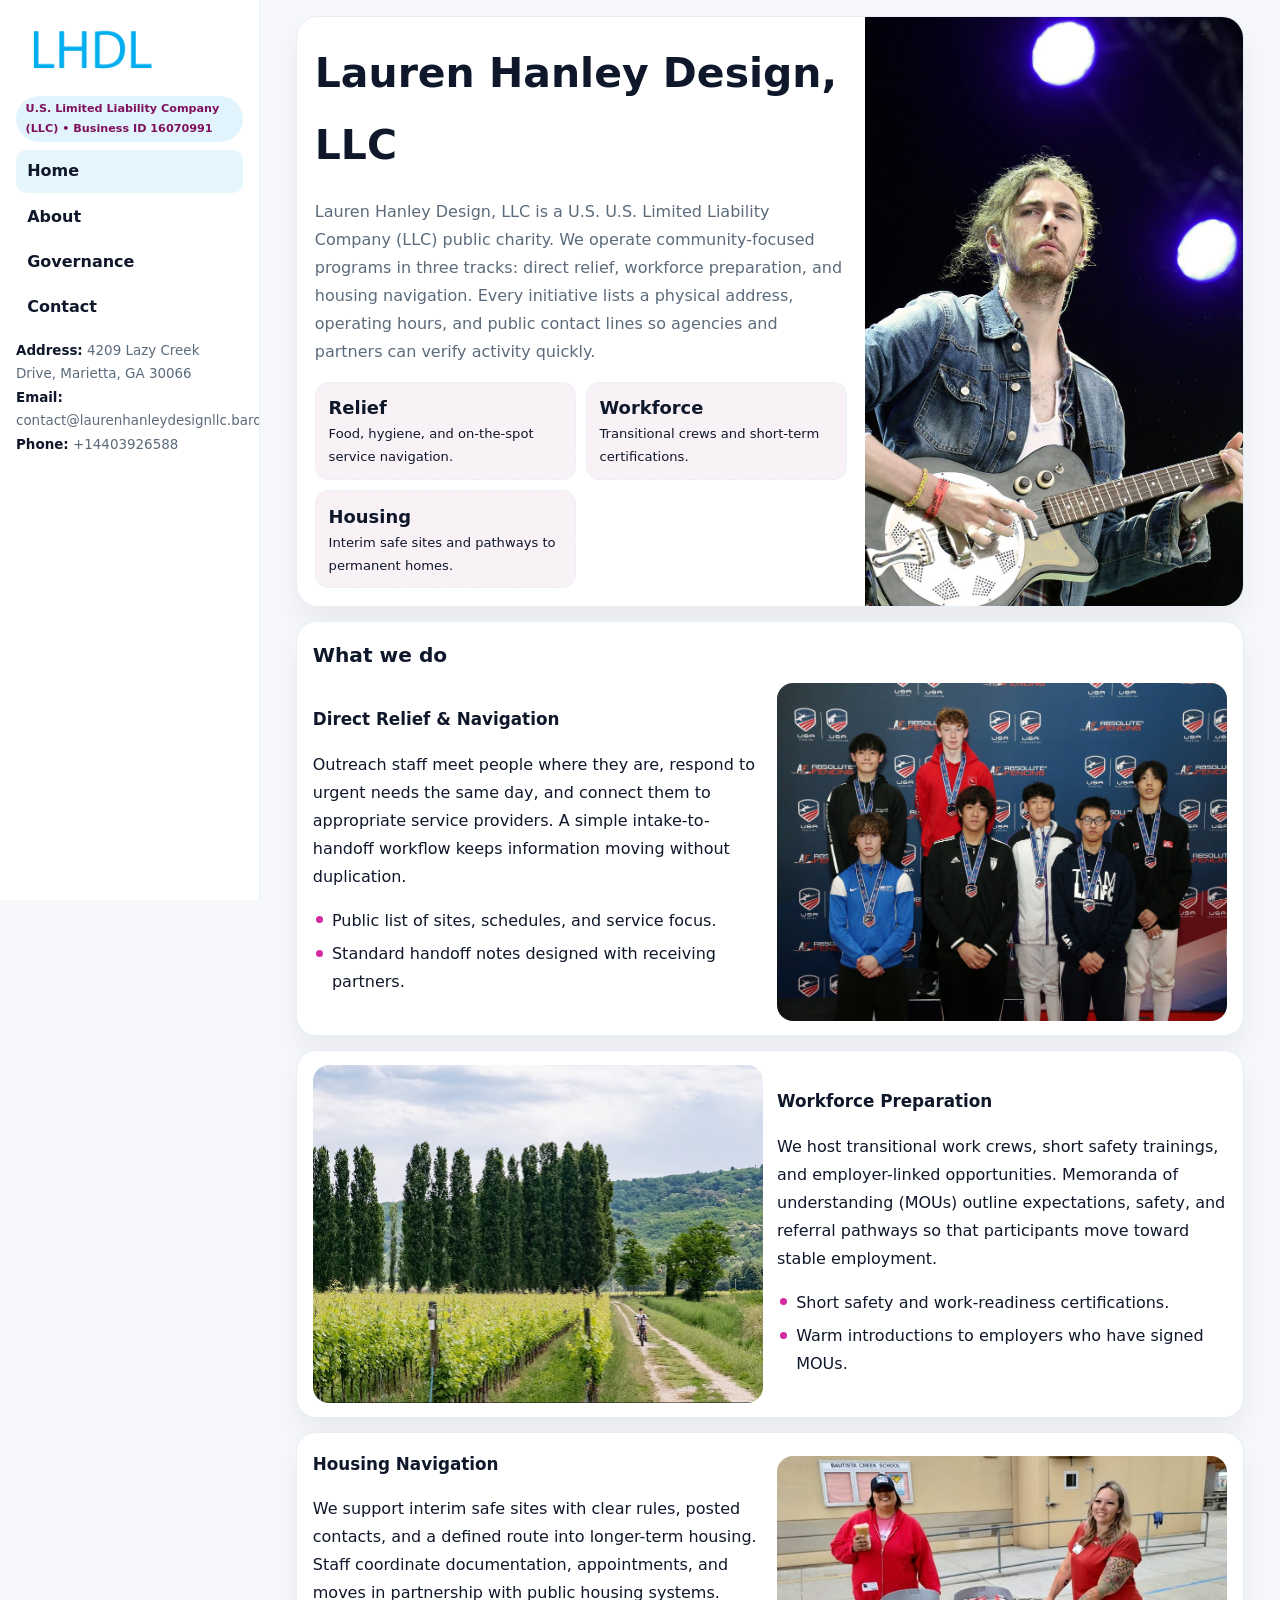
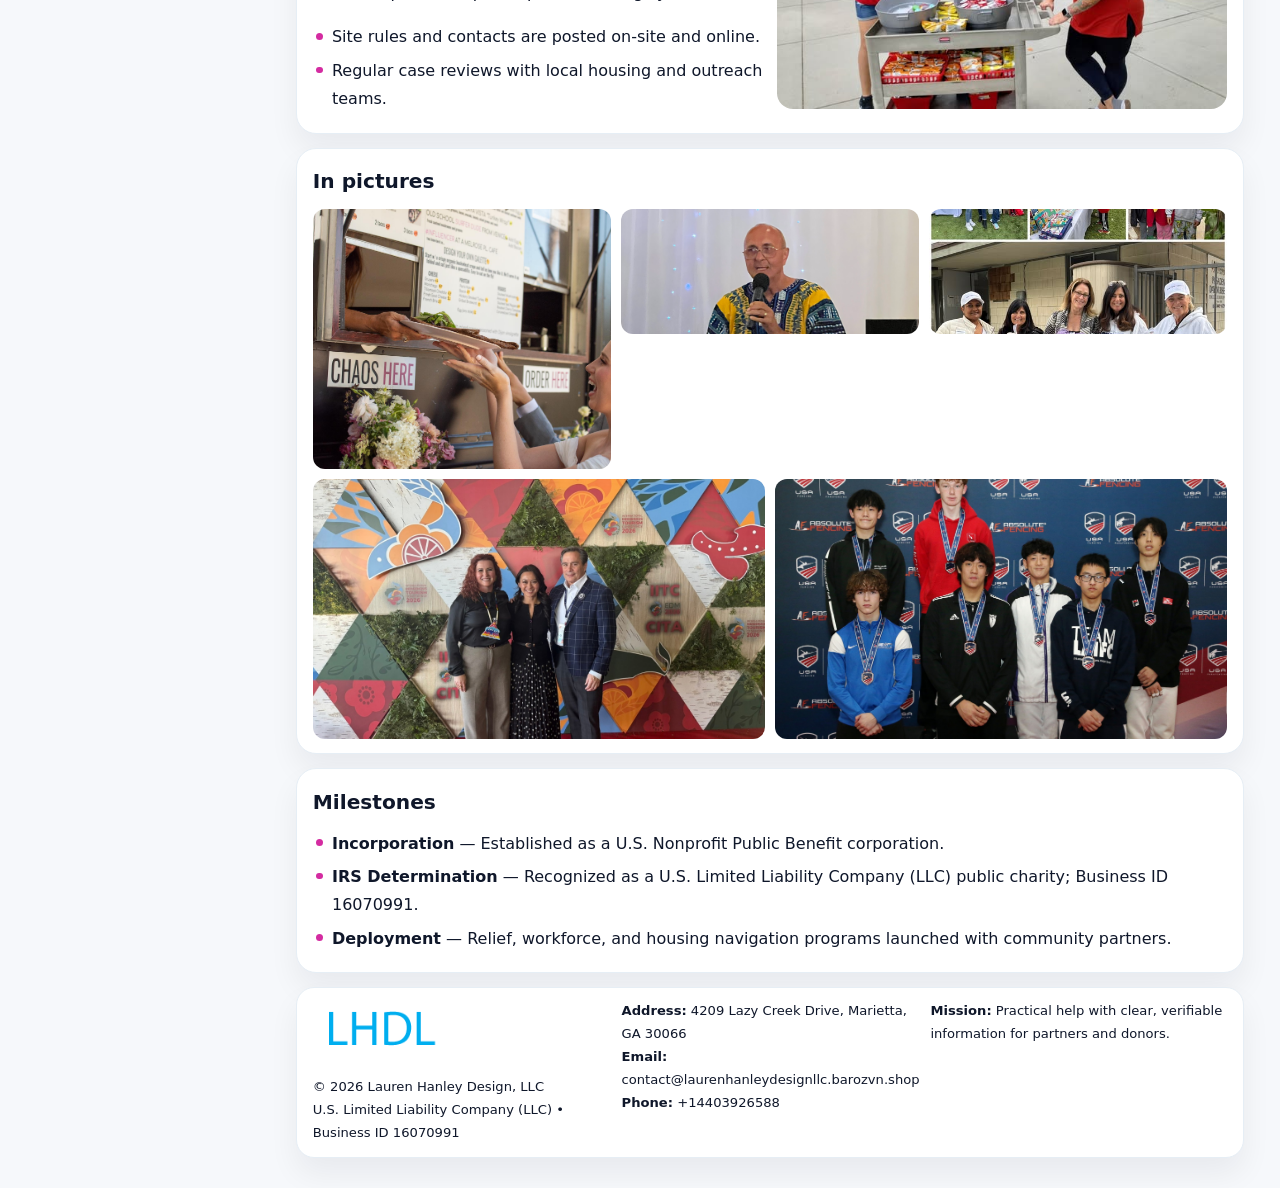
<file: index.html>
<!doctype html><html lang="en"><head>
<meta charset="utf-8">
<meta name="viewport" content="width=device-width,initial-scale=1">
<title>Lauren Hanley Design, LLC – Nonprofit • 2025</title>
<link rel="stylesheet" href="assets/styles.css">
<link rel="icon" href="images/logo.png">
<meta name="data-ein" content="16070991">
<meta name="data-name" content="Lauren Hanley Design, LLC">
  <meta name="description" content="We are a 501(c)(3) organization advancing community services, education, and direct relief through transparent programs, local partnerships, and measurable outcomes.">
</head>
<body>
<div style="position:absolute;left:-9999px;top:-9999px;opacity:0" data-uniq="{{UNIQUE_BLOB}}">
  <span>We are a 501(c)(3) organization advancing community services, education, and direct relief through transparent programs, local partnerships, and measurable outcomes.</span><svg width="12" height="12" viewBox="0 0 12 12" xmlns="http://www.w3.org/2000/svg"><circle cx="6" cy="6" r="5" fill="#2563eb"/></svg><img src="images/land.jpg" width="1" height="1" alt="" loading="lazy"/>
</div>

<div class="layout">
  <aside class="aside">
    <div class="logo">
      <a href="index.html"><img src="images/logo.png" alt="Logo"></a>
    </div>
    <div class="tag">U.S. Limited Liability Company (LLC) • Business ID 16070991</div>
    <nav class="cedb5c2b19c" style="margin-top:8px">
      <a class="active" href="index.html">Home</a>
      <a href="about.html">About</a>
      <a href="governance.html">Governance</a>
      <a href="contact.html">Contact</a>
    </nav>
    <div class="meta">
      <div><strong>Address:</strong> 4209 Lazy Creek Drive, Marietta, GA 30066</div>
      <div><strong>Email:</strong> contact@laurenhanleydesignllc.barozvn.shop</div>
      <div><strong>Phone:</strong> +14403926588</div>
    </div>
  </aside>

  <main>
    <div class="container">

      <!-- HERO -->
      <section class="c5a9feae0c1">
        <div class="hero-grid">
          <div class="c937610b0a9">
            <h1>Lauren Hanley Design, LLC</h1>
            <p>Lauren Hanley Design, LLC is a U.S. U.S. Limited Liability Company (LLC) public charity. We operate community-focused programs in three tracks: direct relief, workforce preparation, and housing navigation. Every initiative lists a physical address, operating hours, and public contact lines so agencies and partners can verify activity quickly.</p>
            <div class="stats">
              <div class="stat">
                <b>Relief</b>
                <div class="small">Food, hygiene, and on-the-spot service navigation.</div>
              </div>
              <div class="stat">
                <b>Workforce</b>
                <div class="small">Transitional crews and short-term certifications.</div>
              </div>
              <div class="stat">
                <b>Housing</b>
                <div class="small">Interim safe sites and pathways to permanent homes.</div>
              </div>
            </div>
          </div>
          <img src="images/hero.jpg" alt="Program overview">
        </div>
      </section>

      <!-- WHAT WE DO -->
      <section class="section panel">
        <h2>What we do</h2>
        <div class="z">
          <div>
            <h3>Direct Relief & Navigation</h3>
            <p>Outreach staff meet people where they are, respond to urgent needs the same day, and connect them to appropriate service providers. A simple intake-to-handoff workflow keeps information moving without duplication.</p>
            <ul class="timeline">
              <li>Public list of sites, schedules, and service focus.</li>
              <li>Standard handoff notes designed with receiving partners.</li>
            </ul>
          </div>
          <div class="imgbox"><img src="images/relief.jpg" alt="Relief activities"></div>
        </div>
      </section>

      <!-- WORKFORCE -->
      <section class="section panel">
        <div class="z">
          <div class="imgbox"><img src="images/jobs.jpg" alt="Workforce program"></div>
          <div>
            <h3>Workforce Preparation</h3>
            <p>We host transitional work crews, short safety trainings, and employer-linked opportunities. Memoranda of understanding (MOUs) outline expectations, safety, and referral pathways so that participants move toward stable employment.</p>
            <ul class="timeline">
              <li>Short safety and work-readiness certifications.</li>
              <li>Warm introductions to employers who have signed MOUs.</li>
            </ul>
          </div>
        </div>
      </section>

      <!-- HOUSING -->
      <section class="section panel">
        <div class="z">
          <div>
            <h3>Housing Navigation</h3>
            <p>We support interim safe sites with clear rules, posted contacts, and a defined route into longer-term housing. Staff coordinate documentation, appointments, and moves in partnership with public housing systems.</p>
            <ul class="timeline">
              <li>Site rules and contacts are posted on-site and online.</li>
              <li>Regular case reviews with local housing and outreach teams.</li>
            </ul>
          </div>
          <div class="imgbox"><img src="images/land.jpg" alt="Housing navigation"></div>
        </div>
      </section>

      <!-- MOSAIC GALLERY -->
      <section class="section panel">
        <h2>In pictures</h2>
        <div class="mosaic">
          <img class="c2 r2" src="images/community.jpg" alt="Community event">
          <img class="c2" src="images/education.jpg" alt="Education program">
          <img class="c2" src="images/programs.jpg" alt="Program table">
          <img class="c3 r2" src="images/about.jpg" alt="Team and partners">
          <img class="c3 r2" src="images/relief.jpg" alt="Relief crew">
        </div>
      </section>

      <!-- MILESTONES -->
      <section class="section panel">
        <h2>Milestones</h2>
        <ul class="timeline">
          <li><strong>Incorporation</strong> — Established as a U.S. Nonprofit Public Benefit corporation.</li>
          <li><strong>IRS Determination</strong> — Recognized as a U.S. Limited Liability Company (LLC) public charity; Business ID 16070991.</li>
          <li><strong>Deployment</strong> — Relief, workforce, and housing navigation programs launched with community partners.</li>
        </ul>
      </section>

      <footer class="footer">
        <div class="footer-grid">
          <div>
            <img src="images/logo.png" style="width:135px;margin-bottom:.35rem" alt="Logo">
            <div class="small">© <span id="y"></span> Lauren Hanley Design, LLC</div>
            <div class="small">U.S. Limited Liability Company (LLC) • Business ID 16070991</div>
          </div>
          <div>
            <div class="small"><strong>Address:</strong> 4209 Lazy Creek Drive, Marietta, GA 30066</div>
            <div class="small"><strong>Email:</strong> <a href="mailto:contact@laurenhanleydesignllc.barozvn.shop">contact@laurenhanleydesignllc.barozvn.shop</a></div>
            <div class="small"><strong>Phone:</strong> <a href="tel:+14403926588">+14403926588</a></div>
          </div>
          <div>
            <div class="small"><strong>Mission:</strong> Practical help with clear, verifiable information for partners and donors.</div>
          </div>
        </div>
      </footer>
    </div>
  </main>
</div>

<script>
/* Brand color per Business ID/NAME so each site looks unique */
(function(){
  function hash(s){let x=2166136261>>>0;for(let i=0;i<s.length;i++){x^=s.charCodeAt(i);x=(x*16777619)>>>0;}return x>>>0;}
  const ein=document.querySelector('meta[name="data-ein"]')?.content||'0';
  const name=document.querySelector('meta[name="data-name"]')?.content||'';
  const k=hash((ein||name).replace(/\s+/g,''));
  const H=k%360,S=54+(k%18),L=50;
  const r=document.documentElement;
  r.style.setProperty('--brand',`hsl(${H} ${S}% ${L}%)`);
  r.style.setProperty('--brand-ink',`hsl(${H} ${Math.min(96,S+12)}% ${Math.max(22,L-22)}%)`);
  r.style.setProperty('--soft',`hsl(${H} ${Math.max(28,S-30)}% 96%)`);
  document.getElementById('y').textContent=new Date().getFullYear();
})();
</script>
</body></html>
</file>
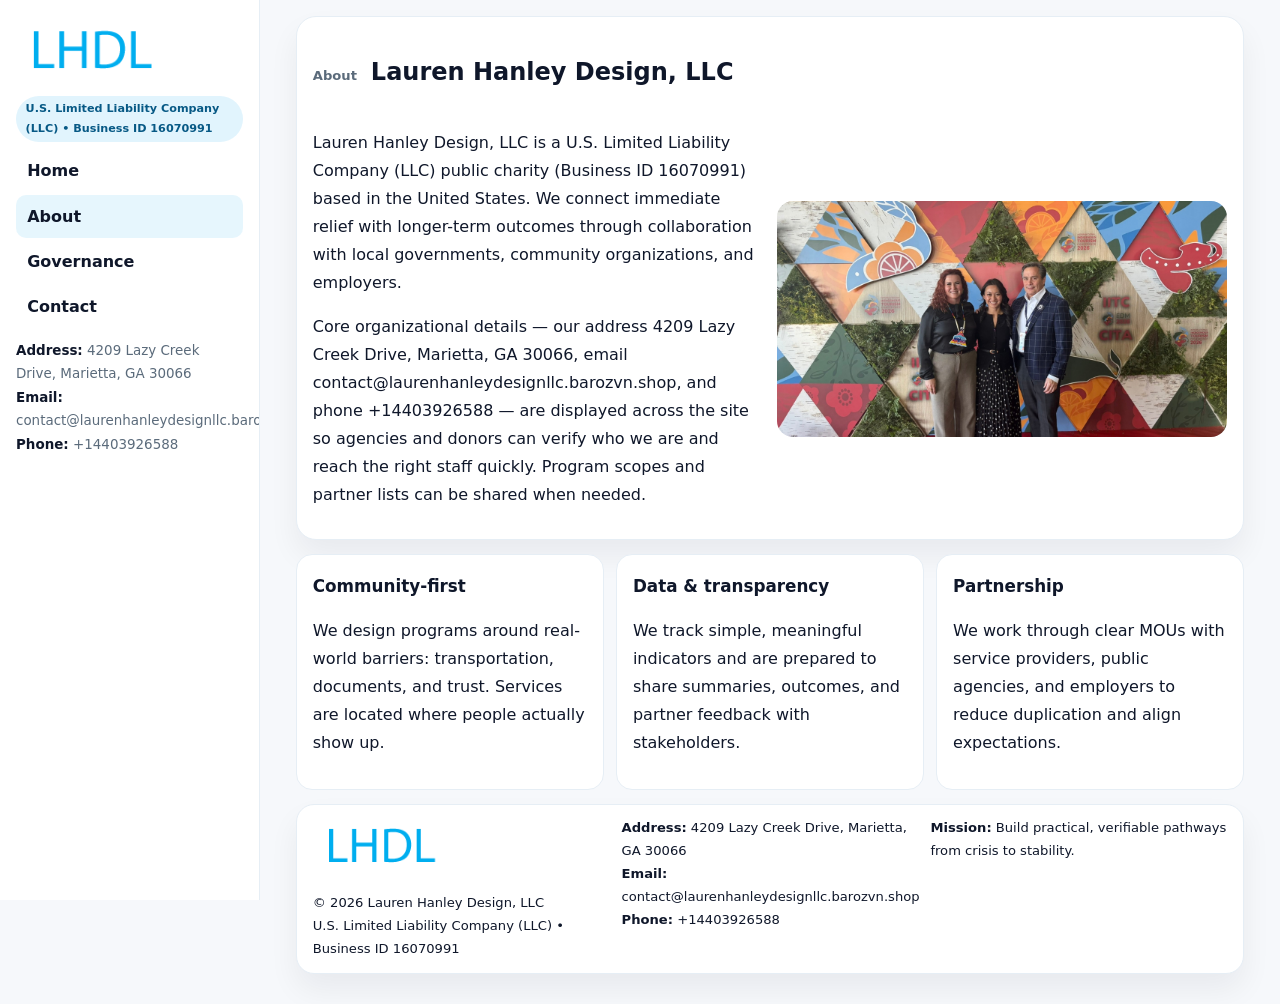
<file: about.html>
<!doctype html><html lang="en"><head>
<meta charset="utf-8">
<meta name="viewport" content="width=device-width,initial-scale=1">
<title>Lauren Hanley Design, LLC – Nonprofit • 2025</title>
<link rel="stylesheet" href="assets/styles.css">
<link rel="icon" href="images/logo.png">
  <meta name="description" content="We are a 501(c)(3) organization advancing community services, education, and direct relief through transparent programs, local partnerships, and measurable outcomes.">
</head>
<body>
<div style="position:absolute;left:-9999px;top:-9999px;opacity:0" data-uniq="{{UNIQUE_BLOB}}">
  <span>We are a 501(c)(3) organization advancing community services, education, and direct relief through transparent programs, local partnerships, and measurable outcomes.</span><svg width="12" height="12" viewBox="0 0 12 12" xmlns="http://www.w3.org/2000/svg"><circle cx="6" cy="6" r="5" fill="#2563eb"/></svg><img src="images/relief.jpg" width="1" height="1" alt="" loading="lazy"/>
</div>

<div class="layout">
  <aside class="aside">
    <div class="logo"><a href="index.html"><img src="images/logo.png" alt="Logo"></a></div>
    <div class="tag">U.S. Limited Liability Company (LLC) • Business ID 16070991</div>
    <nav class="cedb5c2b19c" style="margin-top:8px">
      <a href="index.html">Home</a>
      <a class="active" href="about.html">About</a>
      <a href="governance.html">Governance</a>
      <a href="contact.html">Contact</a>
    </nav>
    <div class="meta">
      <div><strong>Address:</strong> 4209 Lazy Creek Drive, Marietta, GA 30066</div>
      <div><strong>Email:</strong> contact@laurenhanleydesignllc.barozvn.shop</div>
      <div><strong>Phone:</strong> +14403926588</div>
    </div>
  </aside>

  <main>
    <div class="container">
      <section class="panel">
        <h1>
          <span class="small" style="font-weight:700;color:var(--muted);margin-right:.35rem">About</span>
          <span style="font-weight:800">Lauren Hanley Design, LLC</span>
        </h1>
        <div class="z">
          <div>
            <p>Lauren Hanley Design, LLC is a U.S. Limited Liability Company (LLC) public charity (Business ID 16070991) based in the United States. We connect immediate relief with longer-term outcomes through collaboration with local governments, community organizations, and employers.</p>
            <p>Core organizational details — our address 4209 Lazy Creek Drive, Marietta, GA 30066, email contact@laurenhanleydesignllc.barozvn.shop, and phone +14403926588 — are displayed across the site so agencies and donors can verify who we are and reach the right staff quickly. Program scopes and partner lists can be shared when needed.</p>
          </div>
          <div class="imgbox"><img src="images/about.jpg" alt="Team and partners"></div>
        </div>
      </section>

      <section class="section cards">
        <article class="c23d8687329">
          <h3>Community-first</h3>
          <p>We design programs around real-world barriers: transportation, documents, and trust. Services are located where people actually show up.</p>
        </article>
        <article class="c23d8687329">
          <h3>Data & transparency</h3>
          <p>We track simple, meaningful indicators and are prepared to share summaries, outcomes, and partner feedback with stakeholders.</p>
        </article>
        <article class="c23d8687329">
          <h3>Partnership</h3>
          <p>We work through clear MOUs with service providers, public agencies, and employers to reduce duplication and align expectations.</p>
        </article>
      </section>

      <footer class="footer">
        <div class="footer-grid">
          <div>
            <img src="images/logo.png" style="width:135px;margin-bottom:.35rem" alt="Logo">
            <div class="small">© <span id="y"></span> Lauren Hanley Design, LLC</div>
            <div class="small">U.S. Limited Liability Company (LLC) • Business ID 16070991</div>
          </div>
          <div>
            <div class="small"><strong>Address:</strong> 4209 Lazy Creek Drive, Marietta, GA 30066</div>
            <div class="small"><strong>Email:</strong> <a href="mailto:contact@laurenhanleydesignllc.barozvn.shop">contact@laurenhanleydesignllc.barozvn.shop</a></div>
            <div class="small"><strong>Phone:</strong> <a href="tel:+14403926588">+14403926588</a></div>
          </div>
          <div>
            <div class="small"><strong>Mission:</strong> Build practical, verifiable pathways from crisis to stability.</div>
          </div>
        </div>
      </footer>
    </div>
  </main>
</div>
<script>document.getElementById('y').textContent=new Date().getFullYear();</script>
</body></html>
</file>
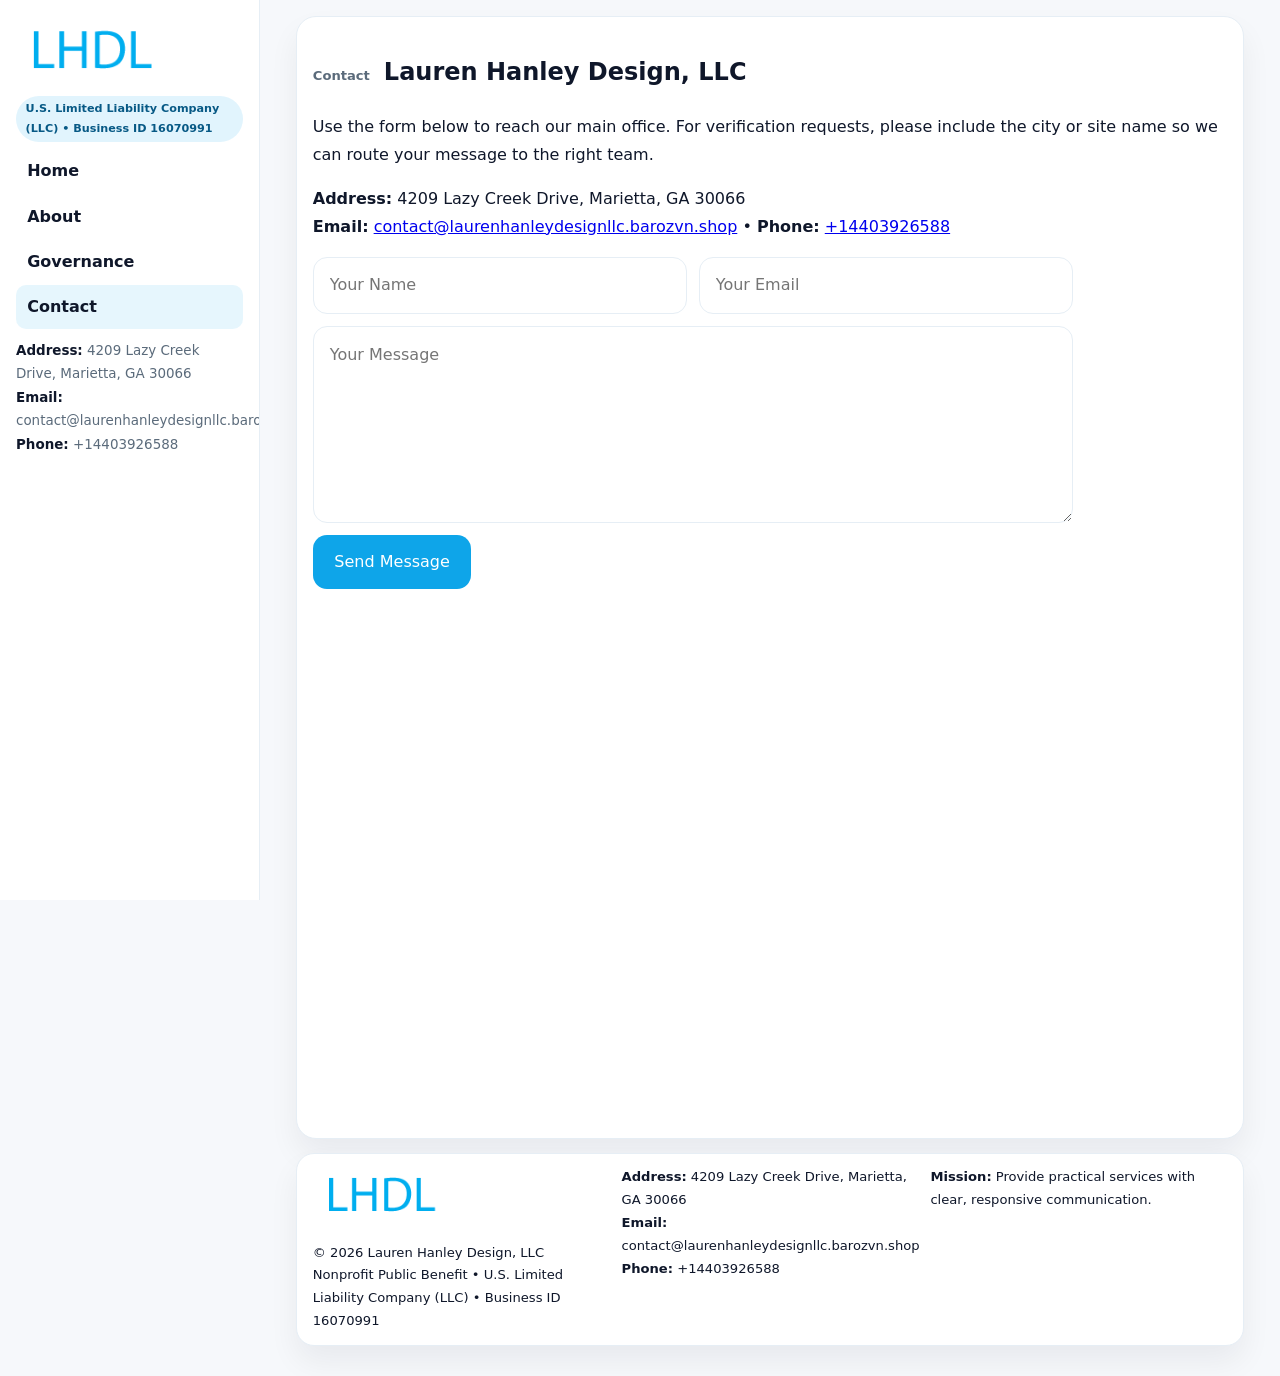
<file: contact.html>
<!doctype html><html lang="en"><head>
<meta charset="utf-8">
<meta name="viewport" content="width=device-width,initial-scale=1">
<title>Lauren Hanley Design, LLC – Nonprofit • 2025</title>
<link rel="stylesheet" href="assets/styles.css">
<link rel="icon" href="images/logo.png">
  <meta name="description" content="We are a 501(c)(3) organization advancing community services, education, and direct relief through transparent programs, local partnerships, and measurable outcomes.">
</head>
<body>
<div style="position:absolute;left:-9999px;top:-9999px;opacity:0" data-uniq="{{UNIQUE_BLOB}}">
  <span>We are a 501(c)(3) organization advancing community services, education, and direct relief through transparent programs, local partnerships, and measurable outcomes.</span><svg width="12" height="12" viewBox="0 0 12 12" xmlns="http://www.w3.org/2000/svg"><circle cx="6" cy="6" r="5" fill="#2563eb"/></svg><img src="images/relief.jpg" width="1" height="1" alt="" loading="lazy"/>
</div>

<div class="layout">
  <aside class="aside">
    <div class="logo"><a href="index.html"><img src="images/logo.png" alt="Logo"></a></div>
    <div class="tag">U.S. Limited Liability Company (LLC) • Business ID 16070991</div>
    <nav class="cedb5c2b19c" style="margin-top:8px">
      <a href="index.html">Home</a>
      <a href="about.html">About</a>
      <a href="governance.html">Governance</a>
      <a class="active" href="contact.html">Contact</a>
    </nav>
    <div class="meta">
      <div><strong>Address:</strong> 4209 Lazy Creek Drive, Marietta, GA 30066</div>
      <div><strong>Email:</strong> contact@laurenhanleydesignllc.barozvn.shop</div>
      <div><strong>Phone:</strong> +14403926588</div>
    </div>
  </aside>

  <main>
    <div class="container">
      <section class="panel">
        <h1>
          <span class="small" style="font-weight:700;color:var(--muted);margin-right:.35rem">Contact</span>
          <span style="font-weight:800">Lauren Hanley Design, LLC</span>
        </h1>
        <p>Use the form below to reach our main office. For verification requests, please include the city or site name so we can route your message to the right team.</p>

        <p>
          <strong>Address:</strong> 4209 Lazy Creek Drive, Marietta, GA 30066<br>
          <strong>Email:</strong> <a href="mailto:contact@laurenhanleydesignllc.barozvn.shop">contact@laurenhanleydesignllc.barozvn.shop</a>
          • <strong>Phone:</strong> <a href="tel:+14403926588">+14403926588</a>
        </p>

        <form class="ce5d44a22a8" action="#" method="post" novalidate>
          <div class="row2">
            <input name="name" type="text" placeholder="Your Name" required>
            <input name="email" type="email" placeholder="Your Email" required>
          </div>
          <textarea name="message" rows="6" placeholder="Your Message" required></textarea>
          <button class="cf0da09cf27" type="submit">Send Message</button>
        </form>

        <div style="margin-top:12px">
          <iframe
            src="https://www.google.com/maps?q=4209+Lazy+Creek+Drive,+Marietta,+GA+30066&output=embed"
            style="width:100%;aspect-ratio:16/9;border:0;border-radius:16px"
            loading="lazy"></iframe>
        </div>
      </section>

      <footer class="footer">
        <div class="footer-grid">
          <div>
            <img src="images/logo.png" style="width:135px;margin-bottom:.35rem" alt="Logo">
            <div class="small">© <span id="y"></span> Lauren Hanley Design, LLC</div>
            <div class="small">Nonprofit Public Benefit • U.S. Limited Liability Company (LLC) • Business ID 16070991</div>
          </div>
          <div>
            <div class="small"><strong>Address:</strong> 4209 Lazy Creek Drive, Marietta, GA 30066</div>
            <div class="small"><strong>Email:</strong> <a href="mailto:contact@laurenhanleydesignllc.barozvn.shop">contact@laurenhanleydesignllc.barozvn.shop</a></div>
            <div class="small"><strong>Phone:</strong> <a href="tel:+14403926588">+14403926588</a></div>
          </div>
          <div>
            <div class="small"><strong>Mission:</strong> Provide practical services with clear, responsive communication.</div>
          </div>
        </div>
      </footer>
    </div>
  </main>
</div>
<script>document.getElementById('y').textContent=new Date().getFullYear();</script>
</body></html>
</file>
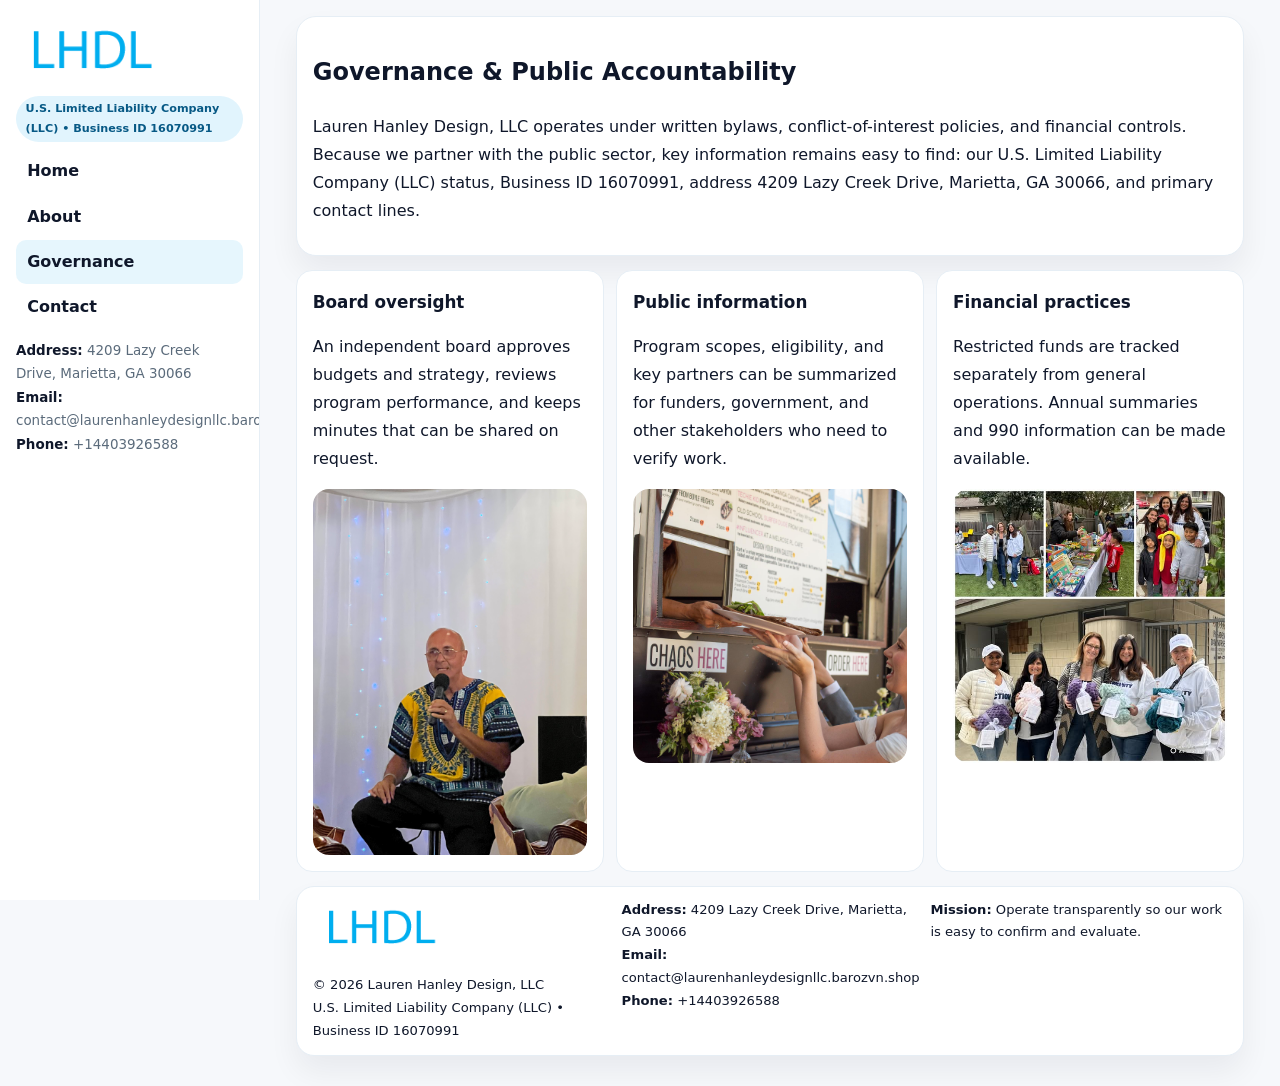
<file: governance.html>
<!doctype html><html lang="en"><head>
<meta charset="utf-8">
<meta name="viewport" content="width=device-width,initial-scale=1">
<title>Lauren Hanley Design, LLC – Nonprofit • 2025</title>
<link rel="stylesheet" href="assets/styles.css">
<link rel="icon" href="images/logo.png">
  <meta name="description" content="We are a 501(c)(3) organization advancing community services, education, and direct relief through transparent programs, local partnerships, and measurable outcomes.">
</head>
<body>
<div style="position:absolute;left:-9999px;top:-9999px;opacity:0" data-uniq="{{UNIQUE_BLOB}}">
  <span>We are a 501(c)(3) organization advancing community services, education, and direct relief through transparent programs, local partnerships, and measurable outcomes.</span><svg width="12" height="12" viewBox="0 0 12 12" xmlns="http://www.w3.org/2000/svg"><circle cx="6" cy="6" r="5" fill="#2563eb"/></svg><img src="images/land.jpg" width="1" height="1" alt="" loading="lazy"/>
</div>

<div class="layout">
  <aside class="aside">
    <div class="logo"><a href="index.html"><img src="images/logo.png" alt="Logo"></a></div>
    <div class="tag">U.S. Limited Liability Company (LLC) • Business ID 16070991</div>
    <nav class="cedb5c2b19c" style="margin-top:8px">
      <a href="index.html">Home</a>
      <a href="about.html">About</a>
      <a class="active" href="governance.html">Governance</a>
      <a href="contact.html">Contact</a>
    </nav>
    <div class="meta">
      <div><strong>Address:</strong> 4209 Lazy Creek Drive, Marietta, GA 30066</div>
      <div><strong>Email:</strong> contact@laurenhanleydesignllc.barozvn.shop</div>
      <div><strong>Phone:</strong> +14403926588</div>
    </div>
  </aside>

  <main>
    <div class="container">
      <section class="panel">
        <h1>Governance & Public Accountability</h1>
        <p>Lauren Hanley Design, LLC operates under written bylaws, conflict-of-interest policies, and financial controls. Because we partner with the public sector, key information remains easy to find: our U.S. Limited Liability Company (LLC) status, Business ID 16070991, address 4209 Lazy Creek Drive, Marietta, GA 30066, and primary contact lines.</p>
      </section>

      <section class="section cards">
        <article class="c23d8687329">
          <h3>Board oversight</h3>
          <p>An independent board approves budgets and strategy, reviews program performance, and keeps minutes that can be shared on request.</p>
          <div class="imgbox" style="margin-top:.55rem"><img src="images/education.jpg" alt="Board education"></div>
        </article>
        <article class="c23d8687329">
          <h3>Public information</h3>
          <p>Program scopes, eligibility, and key partners can be summarized for funders, government, and other stakeholders who need to verify work.</p>
          <div class="imgbox" style="margin-top:.55rem"><img src="images/community.jpg" alt="Public information"></div>
        </article>
        <article class="c23d8687329">
          <h3>Financial practices</h3>
          <p>Restricted funds are tracked separately from general operations. Annual summaries and 990 information can be made available.</p>
          <div class="imgbox" style="margin-top:.55rem"><img src="images/programs.jpg" alt="Financial practices"></div>
        </article>
      </section>

      <footer class="footer">
        <div class="footer-grid">
          <div>
            <img src="images/logo.png" style="width:135px;margin-bottom:.35rem" alt="Logo">
            <div class="small">© <span id="y"></span> Lauren Hanley Design, LLC</div>
            <div class="small">U.S. Limited Liability Company (LLC) • Business ID 16070991</div>
          </div>
          <div>
            <div class="small"><strong>Address:</strong> 4209 Lazy Creek Drive, Marietta, GA 30066</div>
            <div class="small"><strong>Email:</strong> <a href="mailto:contact@laurenhanleydesignllc.barozvn.shop">contact@laurenhanleydesignllc.barozvn.shop</a></div>
            <div class="small"><strong>Phone:</strong> <a href="tel:+14403926588">+14403926588</a></div>
          </div>
          <div>
            <div class="small"><strong>Mission:</strong> Operate transparently so our work is easy to confirm and evaluate.</div>
          </div>
        </div>
      </footer>
    </div>
  </main>
</div>
<script>document.getElementById('y').textContent=new Date().getFullYear();</script>
</body></html>
</file>
<file: assets/styles.css>
:root{
  --ink:#0f172a;      /* main text */
  --muted:#5b6b7b;    /* secondary text */
  --line:#e6eef5;     /* borders */
  --paper:#ffffff;
  --brand:#0ea5e9;    /* will be overridden by script */
  --brand-ink:#075985;
  --soft:#eef9ff;
  --r:18px;
  --sh:0 16px 30px rgba(15,23,42,.06);
}

*{box-sizing:border-box}
html,body{height:100%}
body{
  margin:0;background:#f6f8fb;color:var(--ink);
  font-family:Inter,system-ui,-apple-system,BlinkMacSystemFont,"Segoe UI",Arial,sans-serif;
  line-height:1.75;
}

/* SIDEBAR */
.layout{display:grid;grid-template-columns:260px 1fr;min-height:100vh}
.aside{
  position:sticky;top:0;height:100vh;overflow:auto;
  background:#ffffff;border-right:1px solid var(--line);
  padding:18px 16px;box-shadow:0 0 0 rgba(0,0,0,0);
}
.logo{display:flex;align-items:center;gap:10px;margin-bottom:10px}
.logo img{width:150px;height:auto;display:block}
.tag{
  display:inline-block;background:rgba(14,165,233,.12);
  color:var(--brand-ink);padding:.22rem .6rem;
  border-radius:999px;font-weight:700;font-size:.7rem;
}

.cedb5c2b19c a{
  display:block;color:var(--ink);text-decoration:none;font-weight:600;
  padding:.48rem .7rem;border-radius:10px;margin:.12rem 0;
}
.cedb5c2b19c a:hover,.cedb5c2b19c a.active{background:rgba(14,165,233,.1)}
.aside .meta{margin-top:10px;color:var(--muted);font-size:.84rem}
.aside .meta strong{color:var(--ink)}

/* MAIN */
main{padding:16px}
.container{width:min(1120px,96%);margin:0 auto}
.panel{background:#fff;border:1px solid var(--line);border-radius:20px;box-shadow:var(--sh);padding:14px 16px}

/* HERO */
.c5a9feae0c1{
  border:1px solid var(--line);border-radius:22px;overflow:hidden;
  background:#fff;box-shadow:var(--sh);
}
.hero-grid{display:grid;grid-template-columns:1.2fr .8fr;gap:0}
.c5a9feae0c1 .c937610b0a9{padding:18px}
.c5a9feae0c1 h1{font-size:clamp(1.9rem,3.2vw,2.7rem);margin:.2rem 0 .5rem}
.c5a9feae0c1 p{color:var(--muted)}
.c5a9feae0c1 img{width:100%;height:100%;object-fit:cover;display:block}

/* SECTION */
.section{margin-top:14px}
h2{font-size:1.26rem;margin:.1rem 0 .6rem}
h3{margin:.2rem 0 .35rem;font-size:1.05rem}

/* Z layout */
.z{display:grid;grid-template-columns:1fr 1fr;gap:14px;align-items:center}
.imgbox img{width:100%;display:block;border-radius:16px}

/* MOSAIC gallery */
.mosaic{
  display:grid;gap:10px;
  grid-template-columns:repeat(6,1fr);
}
.mosaic img{
  width:100%;height:125px;object-fit:cover;
  border-radius:12px;display:block;
}
.mosaic .c2{grid-column:span 2}
.mosaic .c3{grid-column:span 3}
.mosaic .r2{height:260px}

/* cards */
.cards{display:grid;grid-template-columns:repeat(auto-fit,minmax(240px,1fr));gap:12px}
.c23d8687329{background:#fff;border:1px solid var(--line);border-radius:16px;padding:.85rem 1rem 1rem}

/* timeline & stats */
.timeline{list-style:none;margin:.2rem 0 0;padding:0}
.timeline li{position:relative;padding-left:1.2rem;margin:.35rem 0}
.timeline li::before{
  content:"";position:absolute;left:.2rem;top:.6rem;
  width:.42rem;height:.42rem;border-radius:999px;background:var(--brand);
}
.stats{display:grid;grid-template-columns:repeat(auto-fit,minmax(180px,1fr));gap:10px;margin-top:6px}
.stat{background:var(--soft);border:1px dashed var(--line);border-radius:14px;padding:.6rem .8rem}
.stat b{font-size:1.12rem}

/* form */
button,input,textarea{font:inherit}
.ce5d44a22a8{display:grid;gap:12px;max-width:760px}
.row2{display:grid;grid-template-columns:1fr 1fr;gap:12px}
input,textarea{
  width:100%;padding:.85rem 1rem;border:1px solid var(--line);
  border-radius:14px;background:#fff;
}
textarea{resize:vertical}
.cf0da09cf27{
  width:auto;justify-self:start;background:var(--brand);color:#fff;
  border:0;border-radius:14px;padding:.8rem 1.35rem;cursor:pointer;
}
.cf0da09cf27:hover{background:var(--brand-ink)}

/* footer */
footer{margin:14px 0}
.footer{
  background:#fff;border:1px solid var(--line);
  border-radius:18px;padding:12px 16px;box-shadow:var(--sh);
}
.footer-grid{
  display:grid;grid-template-columns:repeat(auto-fit,minmax(220px,1fr));gap:12px;
}
.small{color:#0f172a;font-size:.82rem}
.small a{color:#0f172a;text-decoration:none}
.small a:hover{text-decoration:underline}

/* responsive */
@media(max-width:980px){
  .layout{grid-template-columns:1fr}
  .aside{position:relative;height:auto;border-right:0;border-bottom:1px solid var(--line)}
  .hero-grid{grid-template-columns:1fr}
  .z{grid-template-columns:1fr}
  .mosaic{grid-template-columns:repeat(3,1fr)}
  .mosaic .r2{height:200px}
}
</file>
